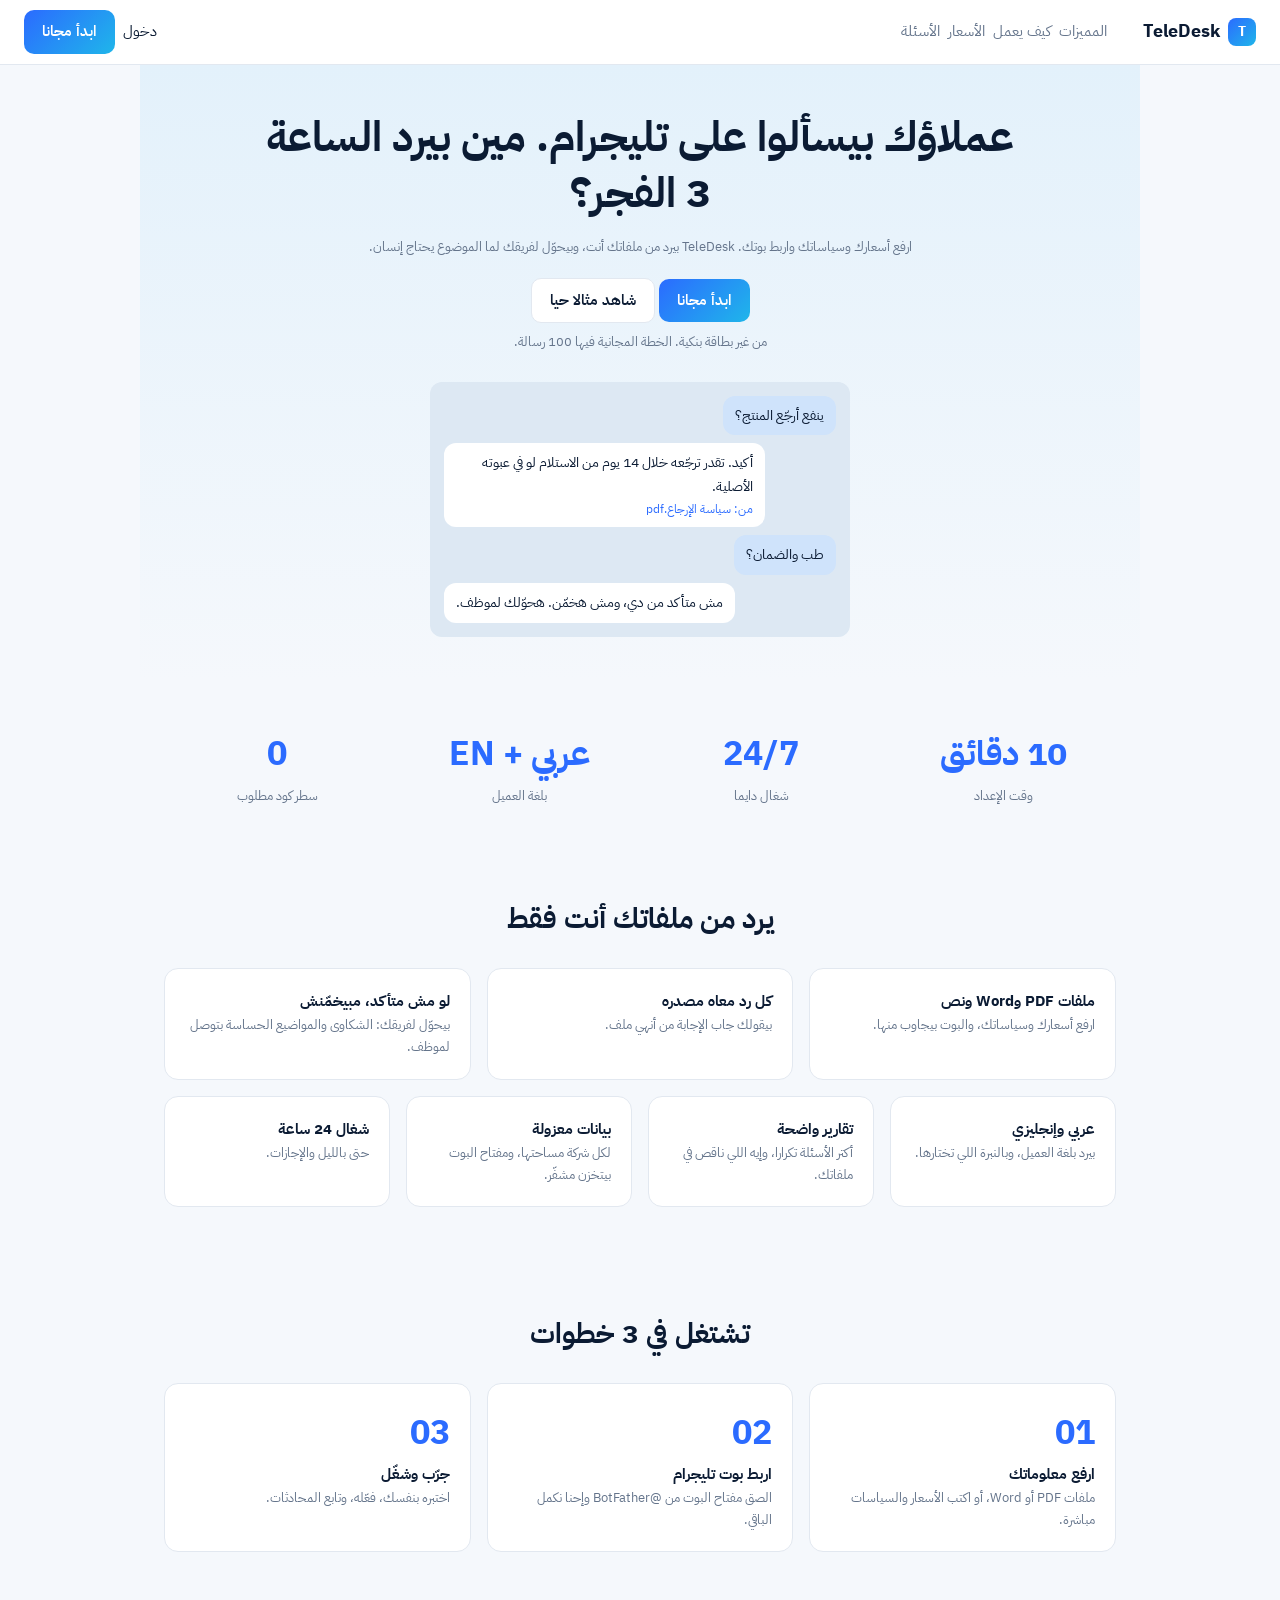
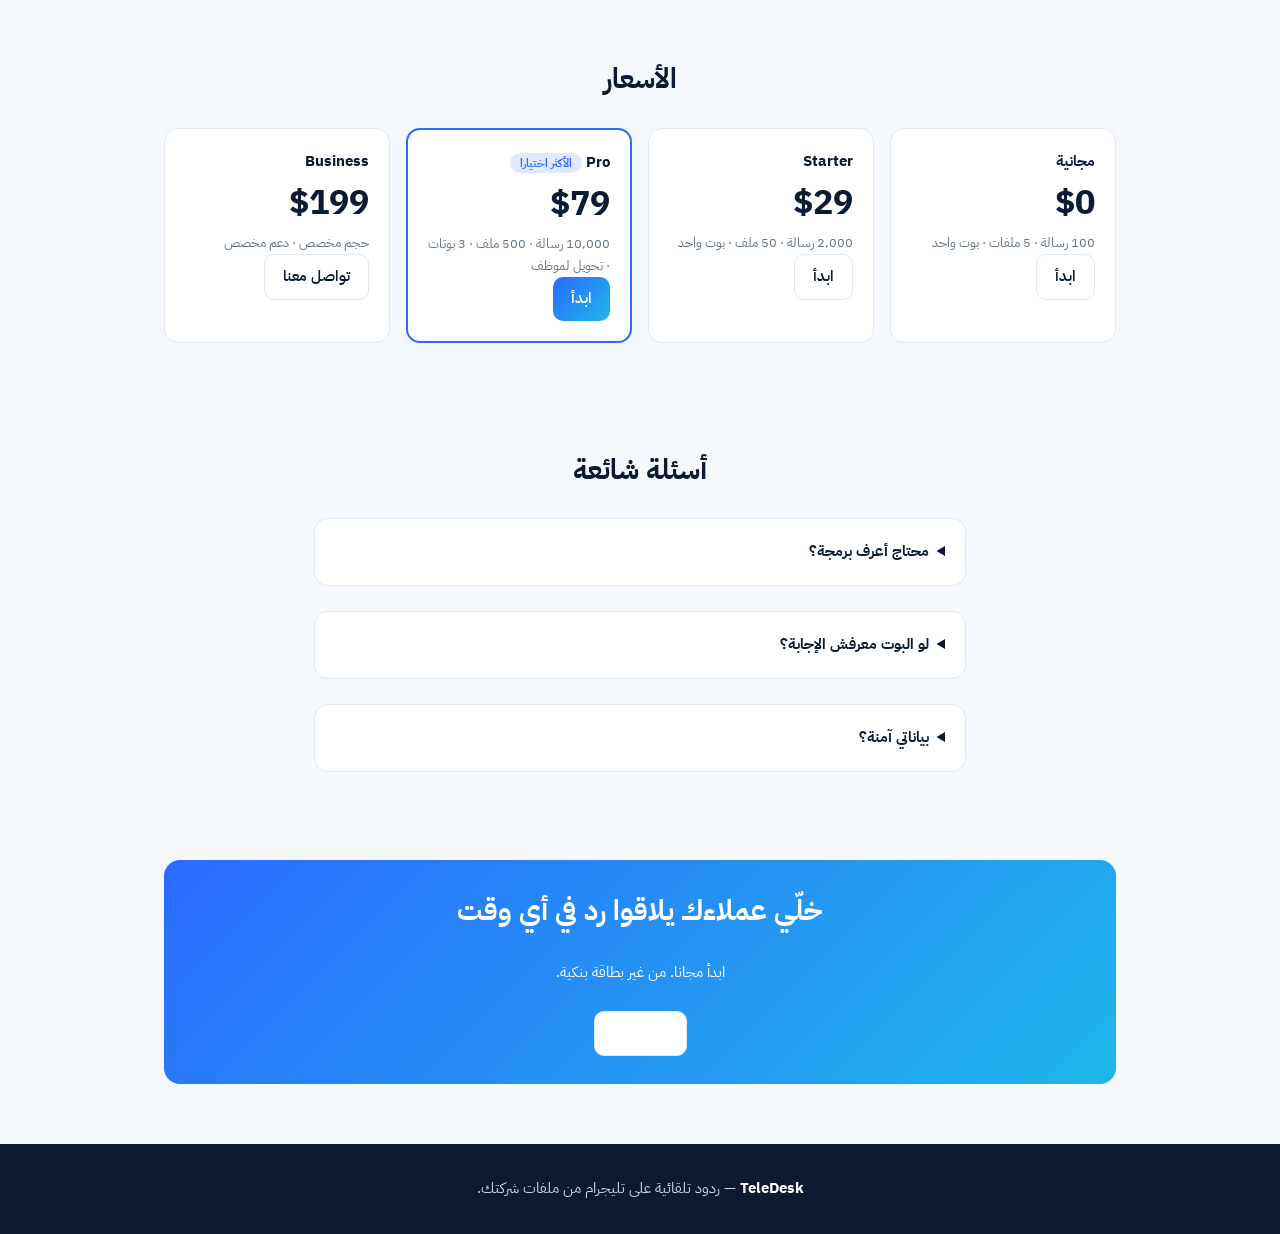
<file: frontend/index.html>
<!doctype html><html lang="ar" dir="rtl"><head><meta charset="utf-8"><meta name="viewport" content="width=device-width,initial-scale=1"><title>TeleDesk — ردود تلقائية على تليجرام</title><link rel="stylesheet" href="css/style.css"></head><body>
<header class="top"><a class="logo" href="index.html"><i>T</i>TeleDesk</a><nav class="row" style="margin-inline-start:20px;color:var(--mut)"><a href="#f">المميزات</a><a href="#s">كيف يعمل</a><a href="#p">الأسعار</a><a href="#q">الأسئلة</a></nav><span class="row" style="margin-inline-start:auto"><a href="login.html">دخول</a><a class="btn p" href="login.html">ابدأ مجانا</a></span></header>
<section class="sec" style="background:linear-gradient(#e3f1fb,var(--bg))"><h1 class="hl">عملاؤك بيسألوا على تليجرام. مين بيرد الساعة 3 الفجر؟</h1><p class="mut" style="max-width:600px;margin:0 auto 20px">ارفع أسعارك وسياساتك واربط بوتك. TeleDesk بيرد من ملفاتك أنت، وبيحوّل لفريقك لما الموضوع يحتاج إنسان.</p><a class="btn p" href="login.html">ابدأ مجانا</a> <a class="btn" href="dashboard.html">شاهد مثالا حيا</a><p class="mut" style="margin-top:8px">من غير بطاقة بنكية. الخطة المجانية فيها 100 رسالة.</p>
<div class="chat" style="max-width:420px;margin:28px auto 0;text-align:right"><div class="bub u">ينفع أرجّع المنتج؟</div><div class="bub">أكيد. تقدر ترجّعه خلال 14 يوم من الاستلام لو في عبوته الأصلية.<small>من: سياسة الإرجاع.pdf</small></div><div class="bub u">طب والضمان؟</div><div class="bub">مش متأكد من دي، ومش هخمّن. هحوّلك لموظف.</div></div></section>
<section class="sec g4" style="display:grid"><div><div class="big" style="color:var(--b)">10 دقائق</div><span class="mut">وقت الإعداد</span></div><div><div class="big" style="color:var(--b)">24/7</div><span class="mut">شغال دايما</span></div><div><div class="big" style="color:var(--b)">عربي + EN</div><span class="mut">بلغة العميل</span></div><div><div class="big" style="color:var(--b)">0</div><span class="mut">سطر كود مطلوب</span></div></section>
<section class="sec" id="f"><h2>يرد من ملفاتك أنت فقط</h2><div class="g3"><div class="card"><b>ملفات PDF وWord ونص</b><p class="mut">ارفع أسعارك وسياساتك، والبوت بيجاوب منها.</p></div><div class="card"><b>كل رد معاه مصدره</b><p class="mut">بيقولك جاب الإجابة من أنهي ملف.</p></div><div class="card"><b>لو مش متأكد، مبيخمّنش</b><p class="mut">بيحوّل لفريقك: الشكاوى والمواضيع الحساسة بتوصل لموظف.</p></div></div>
<div class="g4"><div class="card"><b>عربي وإنجليزي</b><p class="mut">بيرد بلغة العميل، وبالنبرة اللي تختارها.</p></div><div class="card"><b>تقارير واضحة</b><p class="mut">أكتر الأسئلة تكرارا، وإيه اللي ناقص في ملفاتك.</p></div><div class="card"><b>بيانات معزولة</b><p class="mut">لكل شركة مساحتها، ومفتاح البوت بيتخزن مشفّر.</p></div><div class="card"><b>شغال 24 ساعة</b><p class="mut">حتى بالليل والإجازات.</p></div></div></section>
<section class="sec" id="s"><h2>تشتغل في 3 خطوات</h2><div class="g3"><div class="card"><div class="big" style="color:var(--b)">01</div><b>ارفع معلوماتك</b><p class="mut">ملفات PDF أو Word، أو اكتب الأسعار والسياسات مباشرة.</p></div><div class="card"><div class="big" style="color:var(--b)">02</div><b>اربط بوت تليجرام</b><p class="mut">الصق مفتاح البوت من @BotFather وإحنا نكمل الباقي.</p></div><div class="card"><div class="big" style="color:var(--b)">03</div><b>جرّب وشغّل</b><p class="mut">اختبره بنفسك، فعّله، وتابع المحادثات.</p></div></div></section>
<section class="sec" id="p"><h2>الأسعار</h2><div class="g4"><div class="card"><b>مجانية</b><div class="big">$0</div><p class="mut">100 رسالة · 5 ملفات · بوت واحد</p><a class="btn" href="login.html">ابدأ</a></div><div class="card"><b>Starter</b><div class="big">$29</div><p class="mut">2,000 رسالة · 50 ملف · بوت واحد</p><a class="btn" href="login.html">ابدأ</a></div><div class="card pop"><b>Pro</b> <span class="tag b">الأكثر اختيارا</span><div class="big">$79</div><p class="mut">10,000 رسالة · 500 ملف · 3 بوتات · تحويل لموظف</p><a class="btn p" href="login.html">ابدأ</a></div><div class="card"><b>Business</b><div class="big">$199</div><p class="mut">حجم مخصص · دعم مخصص</p><a class="btn" href="#">تواصل معنا</a></div></div></section>
<section class="sec" id="q" style="max-width:700px;text-align:right"><h2 style="text-align:center">أسئلة شائعة</h2><details class="card"><summary><b>محتاج أعرف برمجة؟</b></summary><p class="mut">لأ. ترفع ملفاتك وتلزق مفتاح البوت وخلاص.</p></details><br><details class="card"><summary><b>لو البوت معرفش الإجابة؟</b></summary><p class="mut">بيقول إنه مش متأكد، ويعرض التحويل لموظف، وبيسجّل السؤال عشان تضيف إجابته.</p></details><br><details class="card"><summary><b>بياناتي آمنة؟</b></summary><p class="mut">كل شركة معزولة عن غيرها، ومفتاح البوت مشفّر.</p></details></section>
<section class="sec"><div class="hero" style="display:block;text-align:center;background:var(--grad)"><h2 style="font-size:28px">خلّي عملاءك يلاقوا رد في أي وقت</h2><p>ابدأ مجانا. من غير بطاقة بنكية.</p><br><a class="btn" href="login.html">ابدأ مجانا</a></div></section>
<footer class="foot"><b style="color:#fff">TeleDesk</b> — ردود تلقائية على تليجرام من ملفات شركتك.</footer></body></html>
</file>
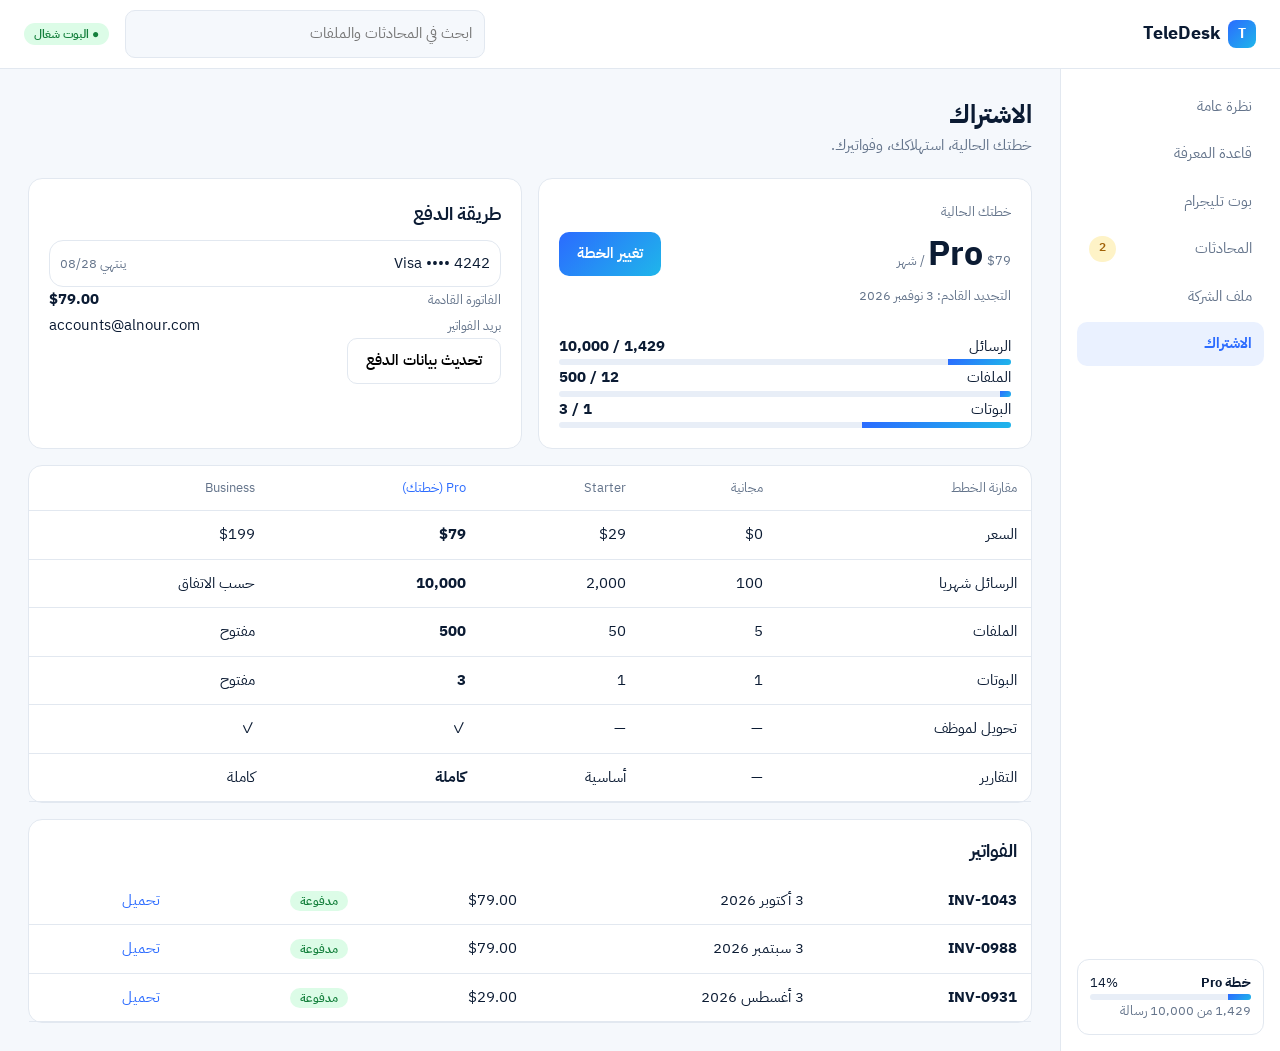
<file: frontend/billing.html>
<!doctype html><html lang="ar" dir="rtl"><head><meta charset="utf-8"><meta name="viewport" content="width=device-width,initial-scale=1"><title>الاشتراك — TeleDesk</title><link rel="stylesheet" href="css/style.css"></head><body data-page="billing"><main>
<div class="head"><div><h1>الاشتراك</h1><p>خطتك الحالية، استهلاكك، وفواتيرك.</p></div></div>
<div class="g2"><div class="card"><div class="row sp"><div><span class="mut">خطتك الحالية</span><div><b class="big">Pro</b> <span class="mut">$79 / شهر</span></div><span class="mut">التجديد القادم: 3 نوفمبر 2026</span></div><button class="btn p">تغيير الخطة</button></div><br><div class="row sp"><span>الرسائل</span><b>1,429 / 10,000</b></div><div class="bar"><i style="width:14%"></i></div><div class="row sp"><span>الملفات</span><b>12 / 500</b></div><div class="bar"><i style="width:2.4%"></i></div><div class="row sp"><span>البوتات</span><b>1 / 3</b></div><div class="bar"><i style="width:33%"></i></div></div>
<div class="card"><h2>طريقة الدفع</h2><div class="card row sp" style="padding:10px"><span>Visa •••• 4242</span><span class="mut">ينتهي 08/28</span></div><p class="row sp"><span class="mut">الفاتورة القادمة</span><b>$79.00</b></p><p class="row sp"><span class="mut">بريد الفواتير</span><span>accounts@alnour.com</span></p><button class="btn">تحديث بيانات الدفع</button></div></div>
<div class="card" style="padding:0;margin-bottom:16px"><table><tr><th>مقارنة الخطط</th><th>مجانية</th><th>Starter</th><th style="color:var(--b)">Pro (خطتك)</th><th>Business</th></tr><tr><td>السعر</td><td>$0</td><td>$29</td><td><b>$79</b></td><td>$199</td></tr><tr><td>الرسائل شهريا</td><td>100</td><td>2,000</td><td><b>10,000</b></td><td>حسب الاتفاق</td></tr><tr><td>الملفات</td><td>5</td><td>50</td><td><b>500</b></td><td>مفتوح</td></tr><tr><td>البوتات</td><td>1</td><td>1</td><td><b>3</b></td><td>مفتوح</td></tr><tr><td>تحويل لموظف</td><td>—</td><td>—</td><td>✓</td><td>✓</td></tr><tr><td>التقارير</td><td>—</td><td>أساسية</td><td><b>كاملة</b></td><td>كاملة</td></tr></table></div>
<div class="card" style="padding:0"><h2 style="padding:16px 14px 0">الفواتير</h2><table><tr><td><b>INV-1043</b></td><td>3 أكتوبر 2026</td><td>$79.00</td><td><span class="tag">مدفوعة</span></td><td><a style="color:var(--b)" href="#">تحميل</a></td></tr><tr><td><b>INV-0988</b></td><td>3 سبتمبر 2026</td><td>$79.00</td><td><span class="tag">مدفوعة</span></td><td><a style="color:var(--b)" href="#">تحميل</a></td></tr><tr><td><b>INV-0931</b></td><td>3 أغسطس 2026</td><td>$29.00</td><td><span class="tag">مدفوعة</span></td><td><a style="color:var(--b)" href="#">تحميل</a></td></tr></table></div>
</main><script src="js/layout.js"></script></body></html>
</file>
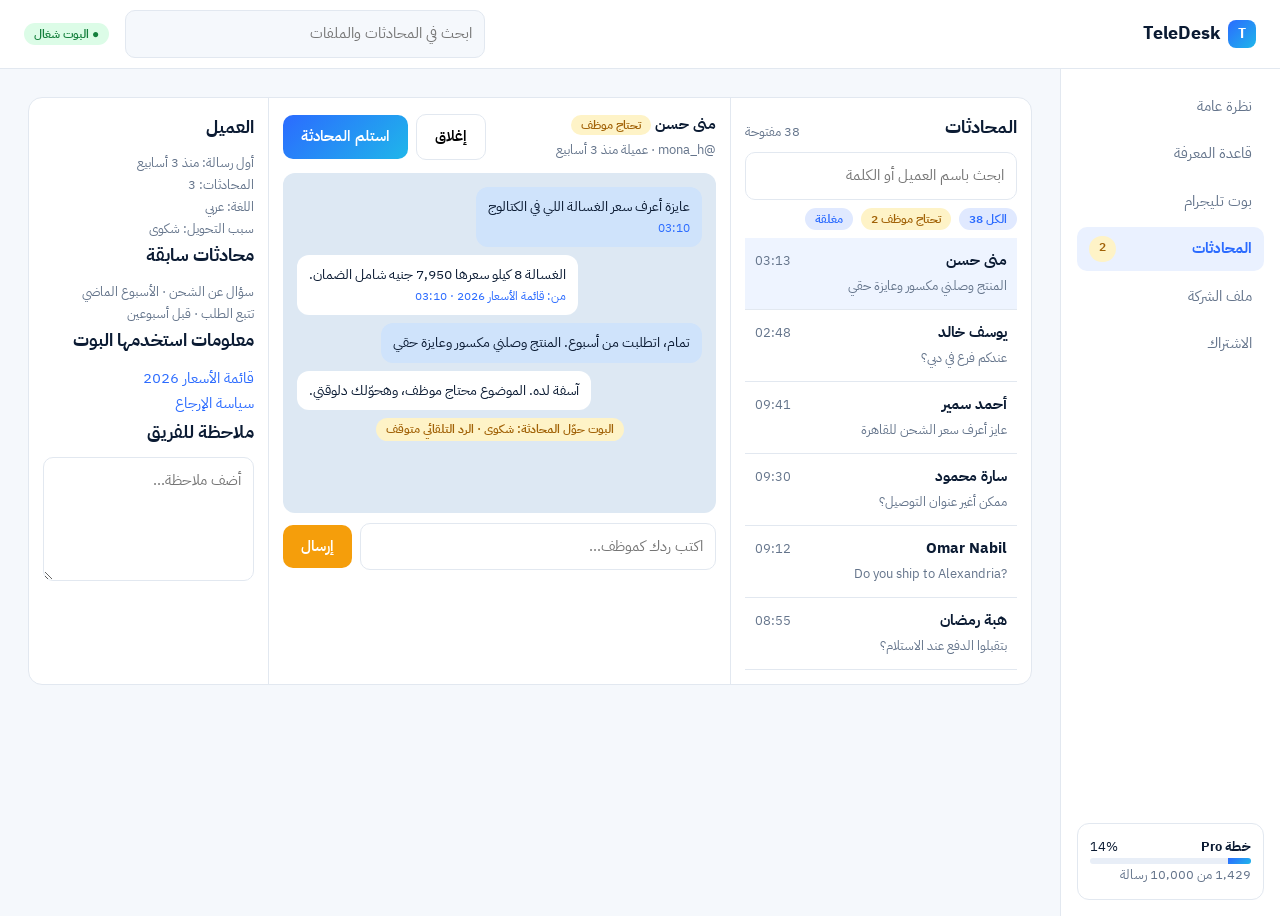
<file: frontend/conversations.html>
<!doctype html><html lang="ar" dir="rtl"><head><meta charset="utf-8"><meta name="viewport" content="width=device-width,initial-scale=1"><title>المحادثات — TeleDesk</title><link rel="stylesheet" href="css/style.css"></head><body data-page="conversations"><main style="max-width:none">
<div class="conv">
<div><div class="row sp"><h2>المحادثات</h2><span class="mut">38 مفتوحة</span></div><input placeholder="ابحث باسم العميل أو الكلمة" aria-label="بحث"><p class="row" style="margin:8px 0"><span class="tag b">الكل 38</span><span class="tag a">تحتاج موظف 2</span><span class="tag b">مغلقة</span></p>
<div class="item on"><div class="row sp"><b>منى حسن</b><span class="mut">03:13</span></div><span class="mut">المنتج وصلني مكسور وعايزة حقي</span></div><div class="item"><div class="row sp"><b>يوسف خالد</b><span class="mut">02:48</span></div><span class="mut">عندكم فرع في دبي؟</span></div><div class="item"><div class="row sp"><b>أحمد سمير</b><span class="mut">09:41</span></div><span class="mut">عايز أعرف سعر الشحن للقاهرة</span></div><div class="item"><div class="row sp"><b>سارة محمود</b><span class="mut">09:30</span></div><span class="mut">ممكن أغير عنوان التوصيل؟</span></div><div class="item"><div class="row sp"><b>Omar Nabil</b><span class="mut">09:12</span></div><span class="mut" dir="ltr">Do you ship to Alexandria?</span></div><div class="item"><div class="row sp"><b>هبة رمضان</b><span class="mut">08:55</span></div><span class="mut">بتقبلوا الدفع عند الاستلام؟</span></div></div>
<div><div class="row sp" style="margin-bottom:10px"><div><b>منى حسن</b> <span class="tag a">تحتاج موظف</span><br><span class="mut">@mona_h · عميلة منذ 3 أسابيع</span></div><div class="row"><button class="btn">إغلاق</button><button class="btn p">استلم المحادثة</button></div></div>
<div class="chat" id="m" style="min-height:340px"><div class="bub u">عايزة أعرف سعر الغسالة اللي في الكتالوج<small class="mut">03:10</small></div><div class="bub">الغسالة 8 كيلو سعرها 7,950 جنيه شامل الضمان.<small>من: قائمة الأسعار 2026 · 03:10</small></div><div class="bub u">تمام، اتطلبت من أسبوع. المنتج وصلني مكسور وعايزة حقي</div><div class="bub">آسفة لده. الموضوع محتاج موظف، وهحوّلك دلوقتي.</div><div class="tag a" style="align-self:center">البوت حوّل المحادثة: شكوى · الرد التلقائي متوقف</div></div>
<div class="row" style="margin-top:10px"><input id="r" placeholder="اكتب ردك كموظف..." aria-label="رد"><button class="btn warn" onclick="send()">إرسال</button></div></div>
<div><h2>العميل</h2><p class="mut">أول رسالة: منذ 3 أسابيع<br>المحادثات: 3<br>اللغة: عربي<br>سبب التحويل: شكوى</p><h2>محادثات سابقة</h2><p class="mut">سؤال عن الشحن · الأسبوع الماضي<br>تتبع الطلب · قبل أسبوعين</p><h2>معلومات استخدمها البوت</h2><p style="color:var(--b)">قائمة الأسعار 2026<br>سياسة الإرجاع</p><h2>ملاحظة للفريق</h2><textarea rows="4" placeholder="أضف ملاحظة..." aria-label="ملاحظة"></textarea></div></div>
</main><script src="js/api.js"></script><script src="js/layout.js"></script><script>
function send(){const v=r.value.trim();if(!v)return;m.insertAdjacentHTML('beforeend','<div class="bub" style="background:#fde68a"></div>');m.lastChild.textContent=v;r.value=''}
document.querySelectorAll('.item').forEach(i=>i.onclick=()=>{document.querySelector('.item.on').classList.remove('on');i.classList.add('on')});
</script></body></html>
</file>
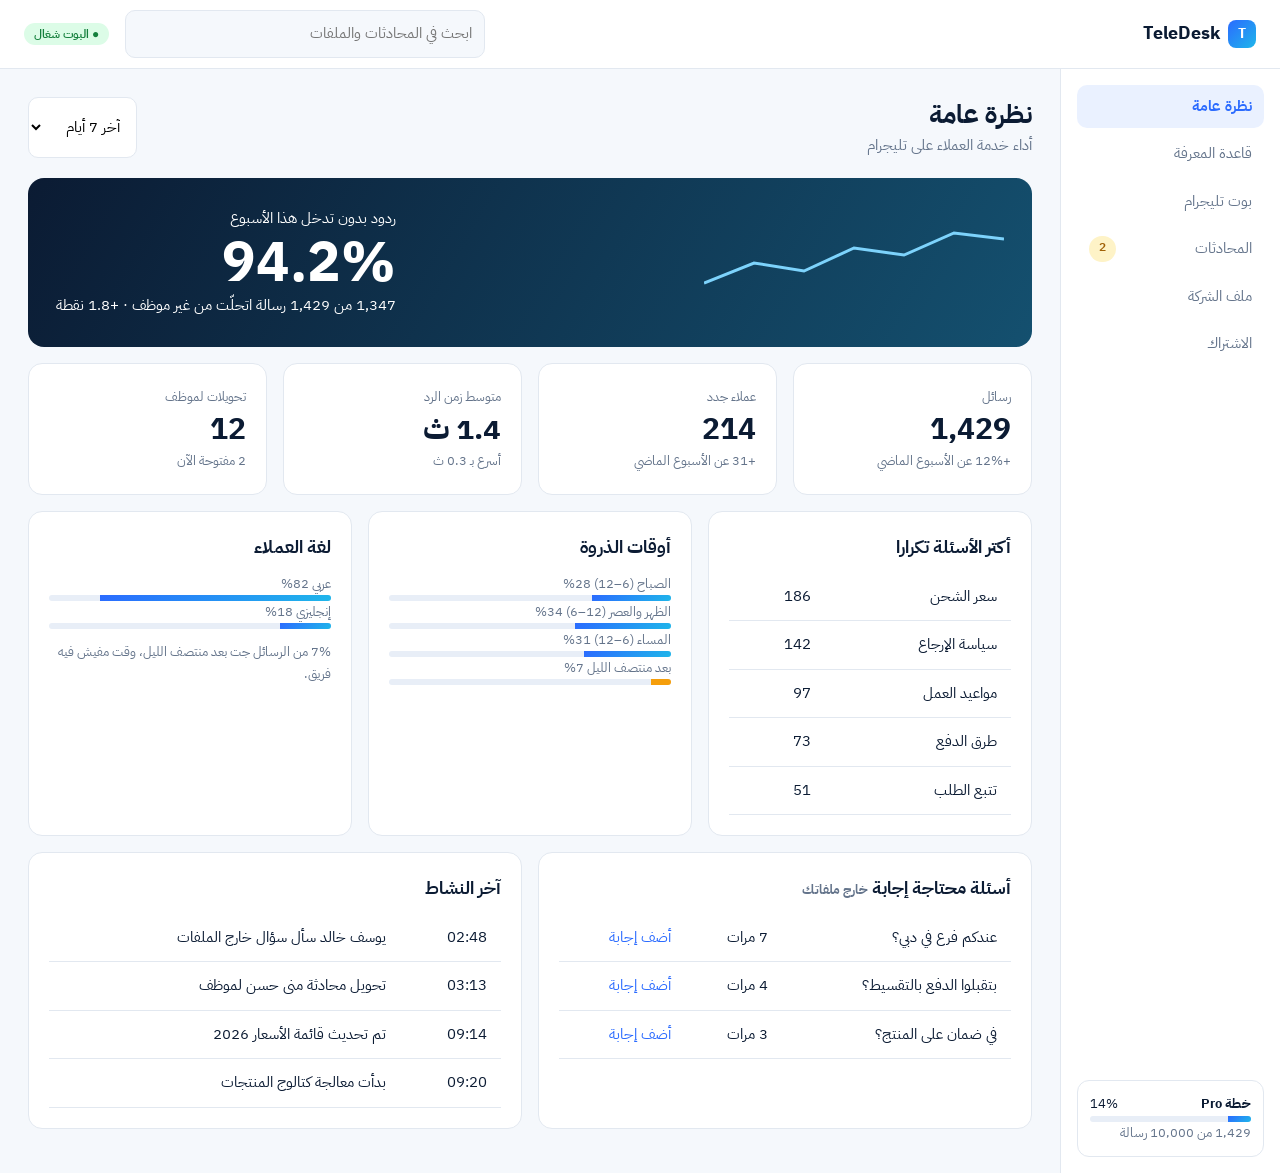
<file: frontend/dashboard.html>
<!doctype html><html lang="ar" dir="rtl"><head><meta charset="utf-8"><meta name="viewport" content="width=device-width,initial-scale=1"><title>نظرة عامة — TeleDesk</title><link rel="stylesheet" href="css/style.css"></head><body data-page="dashboard"><main>
<div class="head"><div><h1>نظرة عامة</h1><p>أداء خدمة العملاء على تليجرام</p></div><select style="width:auto" aria-label="الفترة"><option>آخر 7 أيام</option><option>آخر 30 يوم</option></select></div>
<div class="hero"><svg viewBox="0 0 300 80" width="300" aria-hidden="true"><polyline points="0,60 50,40 100,48 150,25 200,32 250,10 300,16" fill="none" stroke="#7dd3fc" stroke-width="3"/></svg><div><span>ردود بدون تدخل هذا الأسبوع</span><b>94.2%</b><span>1,347 من 1,429 رسالة اتحلّت من غير موظف · +1.8 نقطة</span></div></div>
<div class="g4"><div class="card stat"><small>رسائل</small><b>1,429</b><small>+12% عن الأسبوع الماضي</small></div><div class="card stat"><small>عملاء جدد</small><b>214</b><small>+31 عن الأسبوع الماضي</small></div><div class="card stat"><small>متوسط زمن الرد</small><b>1.4 ث</b><small>أسرع بـ 0.3 ث</small></div><div class="card stat"><small>تحويلات لموظف</small><b>12</b><small>2 مفتوحة الآن</small></div></div>
<div class="g3"><div class="card"><h2>أكتر الأسئلة تكرارا</h2><table><tr><td>سعر الشحن</td><td>186</td></tr><tr><td>سياسة الإرجاع</td><td>142</td></tr><tr><td>مواعيد العمل</td><td>97</td></tr><tr><td>طرق الدفع</td><td>73</td></tr><tr><td>تتبع الطلب</td><td>51</td></tr></table></div>
<div class="card"><h2>أوقات الذروة</h2><p class="mut">الصباح (6–12) 28%</p><div class="bar"><i style="width:28%"></i></div><p class="mut">الظهر والعصر (12–6) 34%</p><div class="bar"><i style="width:34%"></i></div><p class="mut">المساء (6–12) 31%</p><div class="bar"><i style="width:31%"></i></div><p class="mut">بعد منتصف الليل 7%</p><div class="bar"><i style="width:7%;background:#f59e0b"></i></div></div>
<div class="card"><h2>لغة العملاء</h2><p class="mut">عربي 82%</p><div class="bar"><i style="width:82%"></i></div><p class="mut">إنجليزي 18%</p><div class="bar"><i style="width:18%"></i></div><p class="mut" style="margin-top:12px">7% من الرسائل جت بعد منتصف الليل، وقت مفيش فيه فريق.</p></div></div>
<div class="g2"><div class="card"><h2>أسئلة محتاجة إجابة <span class="mut">خارج ملفاتك</span></h2><table><tr><td>عندكم فرع في دبي؟</td><td>7 مرات</td><td><a href="knowledge.html" style="color:var(--b)">أضف إجابة</a></td></tr><tr><td>بتقبلوا الدفع بالتقسيط؟</td><td>4 مرات</td><td><a href="knowledge.html" style="color:var(--b)">أضف إجابة</a></td></tr><tr><td>في ضمان على المنتج؟</td><td>3 مرات</td><td><a href="knowledge.html" style="color:var(--b)">أضف إجابة</a></td></tr></table></div>
<div class="card"><h2>آخر النشاط</h2><table><tr><td>02:48</td><td>يوسف خالد سأل سؤال خارج الملفات</td></tr><tr><td>03:13</td><td>تحويل محادثة منى حسن لموظف</td></tr><tr><td>09:14</td><td>تم تحديث قائمة الأسعار 2026</td></tr><tr><td>09:20</td><td>بدأت معالجة كتالوج المنتجات</td></tr></table></div></div>
</main><script src="js/layout.js"></script></body></html>
</file>
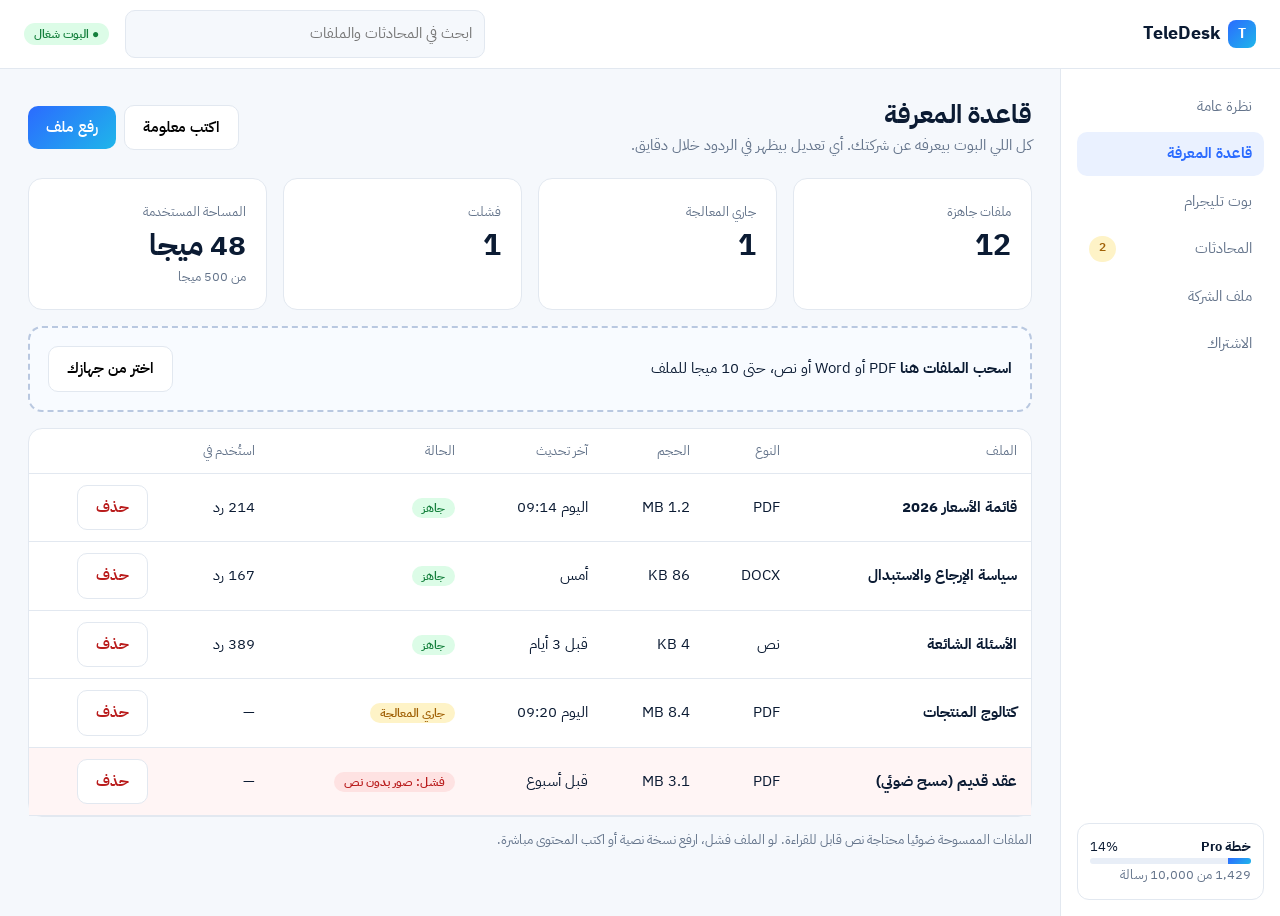
<file: frontend/knowledge.html>
<!doctype html><html lang="ar" dir="rtl"><head><meta charset="utf-8"><meta name="viewport" content="width=device-width,initial-scale=1"><title>قاعدة المعرفة — TeleDesk</title><link rel="stylesheet" href="css/style.css"></head><body data-page="knowledge"><main>
<div class="head"><div><h1>قاعدة المعرفة</h1><p>كل اللي البوت بيعرفه عن شركتك. أي تعديل بيظهر في الردود خلال دقايق.</p></div><div class="row"><button class="btn" onclick="addRow(prompt('اكتب عنوان المعلومة'),'نص','—')">اكتب معلومة</button><button class="btn p" onclick="pick.click()">رفع ملف</button></div></div>
<div class="g4"><div class="card stat"><small>ملفات جاهزة</small><b>12</b></div><div class="card stat"><small>جاري المعالجة</small><b>1</b></div><div class="card stat"><small>فشلت</small><b>1</b></div><div class="card stat"><small>المساحة المستخدمة</small><b>48 ميجا</b><small>من 500 ميجا</small></div></div>
<div class="drop row sp" id="drop"><span><b>اسحب الملفات هنا</b> PDF أو Word أو نص، حتى 10 ميجا للملف</span><button class="btn" onclick="pick.click()">اختر من جهازك</button></div><input type="file" id="pick" hidden multiple accept=".pdf,.docx,.txt">
<div class="card" style="padding:0"><table id="t"><tr><th>الملف</th><th>النوع</th><th>الحجم</th><th>آخر تحديث</th><th>الحالة</th><th>استُخدم في</th><th></th></tr>
<tr><td><b>قائمة الأسعار 2026</b></td><td>PDF</td><td>1.2 MB</td><td>اليوم 09:14</td><td><span class="tag">جاهز</span></td><td>214 رد</td><td><a class="btn d" onclick="del(this)">حذف</a></td></tr>
<tr><td><b>سياسة الإرجاع والاستبدال</b></td><td>DOCX</td><td>86 KB</td><td>أمس</td><td><span class="tag">جاهز</span></td><td>167 رد</td><td><a class="btn d" onclick="del(this)">حذف</a></td></tr>
<tr><td><b>الأسئلة الشائعة</b></td><td>نص</td><td>4 KB</td><td>قبل 3 أيام</td><td><span class="tag">جاهز</span></td><td>389 رد</td><td><a class="btn d" onclick="del(this)">حذف</a></td></tr>
<tr><td><b>كتالوج المنتجات</b></td><td>PDF</td><td>8.4 MB</td><td>اليوم 09:20</td><td><span class="tag a">جاري المعالجة</span></td><td>—</td><td><a class="btn d" onclick="del(this)">حذف</a></td></tr>
<tr style="background:#fff5f5"><td><b>عقد قديم (مسح ضوئي)</b></td><td>PDF</td><td>3.1 MB</td><td>قبل أسبوع</td><td><span class="tag r">فشل: صور بدون نص</span></td><td>—</td><td><a class="btn d" onclick="del(this)">حذف</a></td></tr></table></div>
<p class="mut" style="margin-top:12px">الملفات الممسوحة ضوئيا محتاجة نص قابل للقراءة. لو الملف فشل، ارفع نسخة نصية أو اكتب المحتوى مباشرة.</p>
</main><script src="js/api.js"></script><script src="js/layout.js"></script><script>
const t=document.getElementById('t');
function addRow(n,ty,sz){if(!n)return;t.insertAdjacentHTML('beforeend',`<tr><td><b>${n.replace(/</g,'&lt;')}</b></td><td>${ty}</td><td>${sz}</td><td>الآن</td><td><span class="tag a">جاري المعالجة</span></td><td>—</td><td><a class="btn d" onclick="del(this)">حذف</a></td></tr>`)}
function del(a){if(confirm('تحذف الملف ده؟ البوت مش هيرد منه بعد كده.'))a.closest('tr').remove()}
function add(files){[...files].forEach(f=>{if(f.size>10*1048576)return alert(f.name+' أكبر من 10 ميجا');addRow(f.name,f.name.split('.').pop().toUpperCase(),(f.size/1048576).toFixed(1)+' MB');/* API.upload(f) */})}
pick.onchange=e=>add(e.target.files);drop.ondragover=e=>e.preventDefault();drop.ondrop=e=>{e.preventDefault();add(e.dataTransfer.files)};
</script></body></html>
</file>
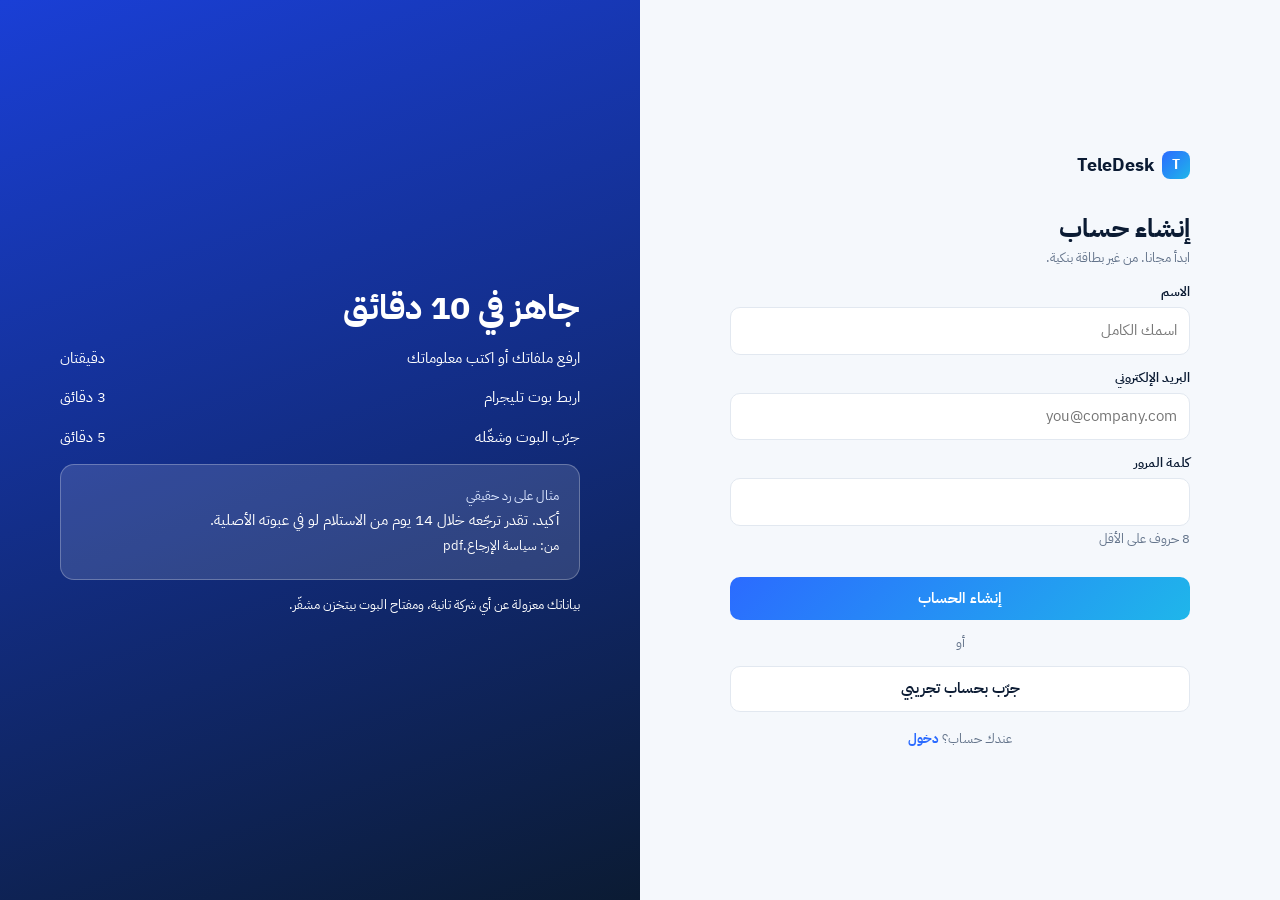
<file: frontend/login.html>
<!doctype html><html lang="ar" dir="rtl"><head><meta charset="utf-8"><meta name="viewport" content="width=device-width,initial-scale=1"><title>إنشاء حساب — TeleDesk</title><link rel="stylesheet" href="css/style.css"></head><body class="login" style="display:grid">
<section><a class="logo" href="index.html" style="margin-bottom:30px"><i>T</i>TeleDesk</a><h1>إنشاء حساب</h1><p class="mut">ابدأ مجانا. من غير بطاقة بنكية.</p>
<form id="f" onsubmit="authForm(event,'signup')"><label for="n">الاسم</label><input id="n" name="name" placeholder="اسمك الكامل" required><label for="e">البريد الإلكتروني</label><input id="e" name="email" type="email" placeholder="you@company.com" required><label for="p">كلمة المرور</label><input id="p" name="password" type="password" minlength="8" required><span class="mut">8 حروف على الأقل</span><p id="err" style="color:var(--r)"></p><br><button class="btn p" style="width:100%">إنشاء الحساب</button></form>
<p class="mut" style="text-align:center;margin:12px">أو</p><a class="btn" style="text-align:center" href="dashboard.html">جرّب بحساب تجريبي</a><p class="mut" style="text-align:center;margin-top:16px">عندك حساب؟ <a href="#" style="color:var(--b);font-weight:700" onclick="document.querySelector('h1').textContent='دخول';document.getElementById('n').parentNode&&(document.getElementById('n').hidden=true,document.querySelector('label[for=n]').hidden=true,document.getElementById('n').required=false);document.getElementById('f').onsubmit=e=>authForm(e,'login');return false">دخول</a></p></section>
<aside><h1 style="font-size:34px">جاهز في 10 دقائق</h1><div class="row sp"><span>ارفع ملفاتك أو اكتب معلوماتك</span><span>دقيقتان</span></div><div class="row sp"><span>اربط بوت تليجرام</span><span>3 دقائق</span></div><div class="row sp"><span>جرّب البوت وشغّله</span><span>5 دقائق</span></div><div class="card" style="background:#ffffff22;border-color:#ffffff44;color:#fff"><div class="mut" style="color:#dbe6ff">مثال على رد حقيقي</div>أكيد. تقدر ترجّعه خلال 14 يوم من الاستلام لو في عبوته الأصلية.<br><small>من: سياسة الإرجاع.pdf</small></div><p style="font-size:13px">بياناتك معزولة عن أي شركة تانية، ومفتاح البوت بيتخزن مشفّر.</p></aside>
<script src="js/api.js"></script></body></html>
</file>
<file: frontend/css/style.css>
@import url('https://fonts.googleapis.com/css2?family=IBM+Plex+Sans+Arabic:wght@400;600;700&display=swap');
:root{--bg:#f5f8fc;--ink:#0b1b33;--mut:#64748b;--line:#e2e8f0;--b:#2b6bff;--c:#1fb6ea;--g:#15803d;--gb:#dcfce7;--a:#a16207;--ab:#fef3c7;--r:#b91c1c;--rb:#fee2e2;--grad:linear-gradient(135deg,#2b6bff,#1fb6ea)}
*{box-sizing:border-box;margin:0}
body{font:15px/1.7 'IBM Plex Sans Arabic',Tahoma,sans-serif;background:var(--bg);color:var(--ink)}
a{color:inherit;text-decoration:none}h1{font-size:26px;line-height:1.4}h2{font-size:18px;margin-bottom:10px}
.btn{display:inline-block;padding:9px 18px;border:1px solid var(--line);border-radius:10px;background:#fff;font:inherit;font-weight:600;cursor:pointer}
.btn.p{background:var(--grad);color:#fff;border:0}.btn.warn{background:#f59e0b;color:#fff;border:0}.btn.d{color:var(--r)}
:focus-visible{outline:2px solid var(--b);outline-offset:2px}
.card{background:#fff;border:1px solid var(--line);border-radius:14px;padding:20px}
.tag{font-size:12px;padding:1px 10px;border-radius:99px;font-weight:600;background:var(--gb);color:var(--g);white-space:nowrap}
.tag.a{background:var(--ab);color:var(--a)}.tag.r{background:var(--rb);color:var(--r)}.tag.b{background:#e0e9ff;color:var(--b)}
.g2,.g3,.g4{display:grid;gap:16px;margin-bottom:16px}.g2{grid-template-columns:repeat(2,1fr)}.g3{grid-template-columns:repeat(3,1fr)}.g4{grid-template-columns:repeat(4,1fr)}
.stat small,.mut{color:var(--mut);font-size:13px}.stat b{display:block;font-size:30px;line-height:1.3}
input,textarea,select{width:100%;padding:10px 12px;border:1px solid var(--line);border-radius:10px;font:inherit;background:#fff}
label{display:block;font-weight:600;font-size:13px;margin:12px 0 4px}
.bar{height:6px;background:#e8eef7;border-radius:9px;overflow:hidden}.bar i{display:block;height:100%;background:var(--grad)}
table{width:100%;border-collapse:collapse}th,td{padding:11px 14px;text-align:right;border-bottom:1px solid var(--line)}th{color:var(--mut);font-weight:400;font-size:13px}
.chat{background:#dde8f3;border-radius:12px;padding:14px;display:flex;flex-direction:column;gap:8px}
.bub{max-width:82%;padding:8px 12px;border-radius:12px;background:#fff;font-size:14px;align-self:flex-end}
.bub.u{background:#cfe3fb;align-self:flex-start}.bub small{display:block;color:var(--b);font-size:12px}.bub small.o{color:var(--a)}
.row{display:flex;gap:8px;align-items:center}.row.sp{justify-content:space-between}
.top{display:flex;align-items:center;gap:16px;padding:10px 24px;background:#fff;border-bottom:1px solid var(--line)}
.top input{max-width:360px;margin-inline-start:auto;background:var(--bg)}
.logo{font-weight:800;font-size:18px;display:flex;gap:8px;align-items:center}
.logo i{width:28px;height:28px;border-radius:8px;background:var(--grad);color:#fff;display:grid;place-items:center;font-style:normal;font-size:14px}
.wrap{display:grid;grid-template-columns:220px 1fr;min-height:calc(100vh - 53px)}
.side{background:#fff;border-inline-end:1px solid var(--line);padding:16px;display:flex;flex-direction:column;gap:4px}
.side a{padding:9px 12px;border-radius:10px;color:var(--mut);display:flex;justify-content:space-between}
.side a.on{background:#eaf1ff;color:var(--b);font-weight:700}.side .plan{margin-top:auto;border:1px solid var(--line);border-radius:12px;padding:12px;font-size:13px}
main{padding:28px;max-width:1100px;width:100%}.head{display:flex;justify-content:space-between;gap:12px;flex-wrap:wrap;margin-bottom:20px}.head p{color:var(--mut)}
.hero{background:linear-gradient(120deg,#0b1b33,#14506f);color:#fff;border-radius:16px;padding:28px;margin-bottom:16px;display:flex;justify-content:space-between;align-items:center;gap:20px}
.hero b{font-size:56px;line-height:1.1;display:block}
.drop{border:2px dashed #b9c8e0;border-radius:14px;padding:18px;background:#f8fbff;margin-bottom:16px}
.sec{max-width:1000px;margin:auto;padding:44px 24px;text-align:center}.sec h2{font-size:28px;margin-bottom:24px}
.sec .card{text-align:right}.big{font-size:34px;font-weight:700}.pop{border:2px solid var(--b)}
.hl{font-size:42px;line-height:1.35;max-width:760px;margin:0 auto 14px}
.tone{cursor:pointer;text-align:right}.tone.on{border:2px solid var(--b);background:#eef4ff}
.conv{display:grid;grid-template-columns:300px 1fr 240px;background:#fff;border:1px solid var(--line);border-radius:14px;overflow:hidden}
.conv>div{padding:14px;border-inline-start:1px solid var(--line)}.conv>div:first-child{border:0}
.item{padding:10px;border-bottom:1px solid var(--line);cursor:pointer}.item.on{background:#eef4ff}
.login{display:grid;grid-template-columns:1fr 1fr;min-height:100vh}.login>aside{background:linear-gradient(160deg,#1a3fd6,#0b1b33);color:#fff;padding:60px;display:flex;flex-direction:column;justify-content:center;gap:14px}
.login>section{padding:60px 14%;display:flex;flex-direction:column;justify-content:center}
.foot{background:#0b1b33;color:#cbd5e1;padding:32px 24px;text-align:center}
@media(max-width:800px){.wrap,.conv,.login{grid-template-columns:1fr}.side{flex-direction:row;overflow-x:auto}.side .plan{display:none}.g2,.g3,.g4{grid-template-columns:1fr 1fr}.hl{font-size:30px}.login>aside{display:none}.hero b{font-size:40px}}
</file>
